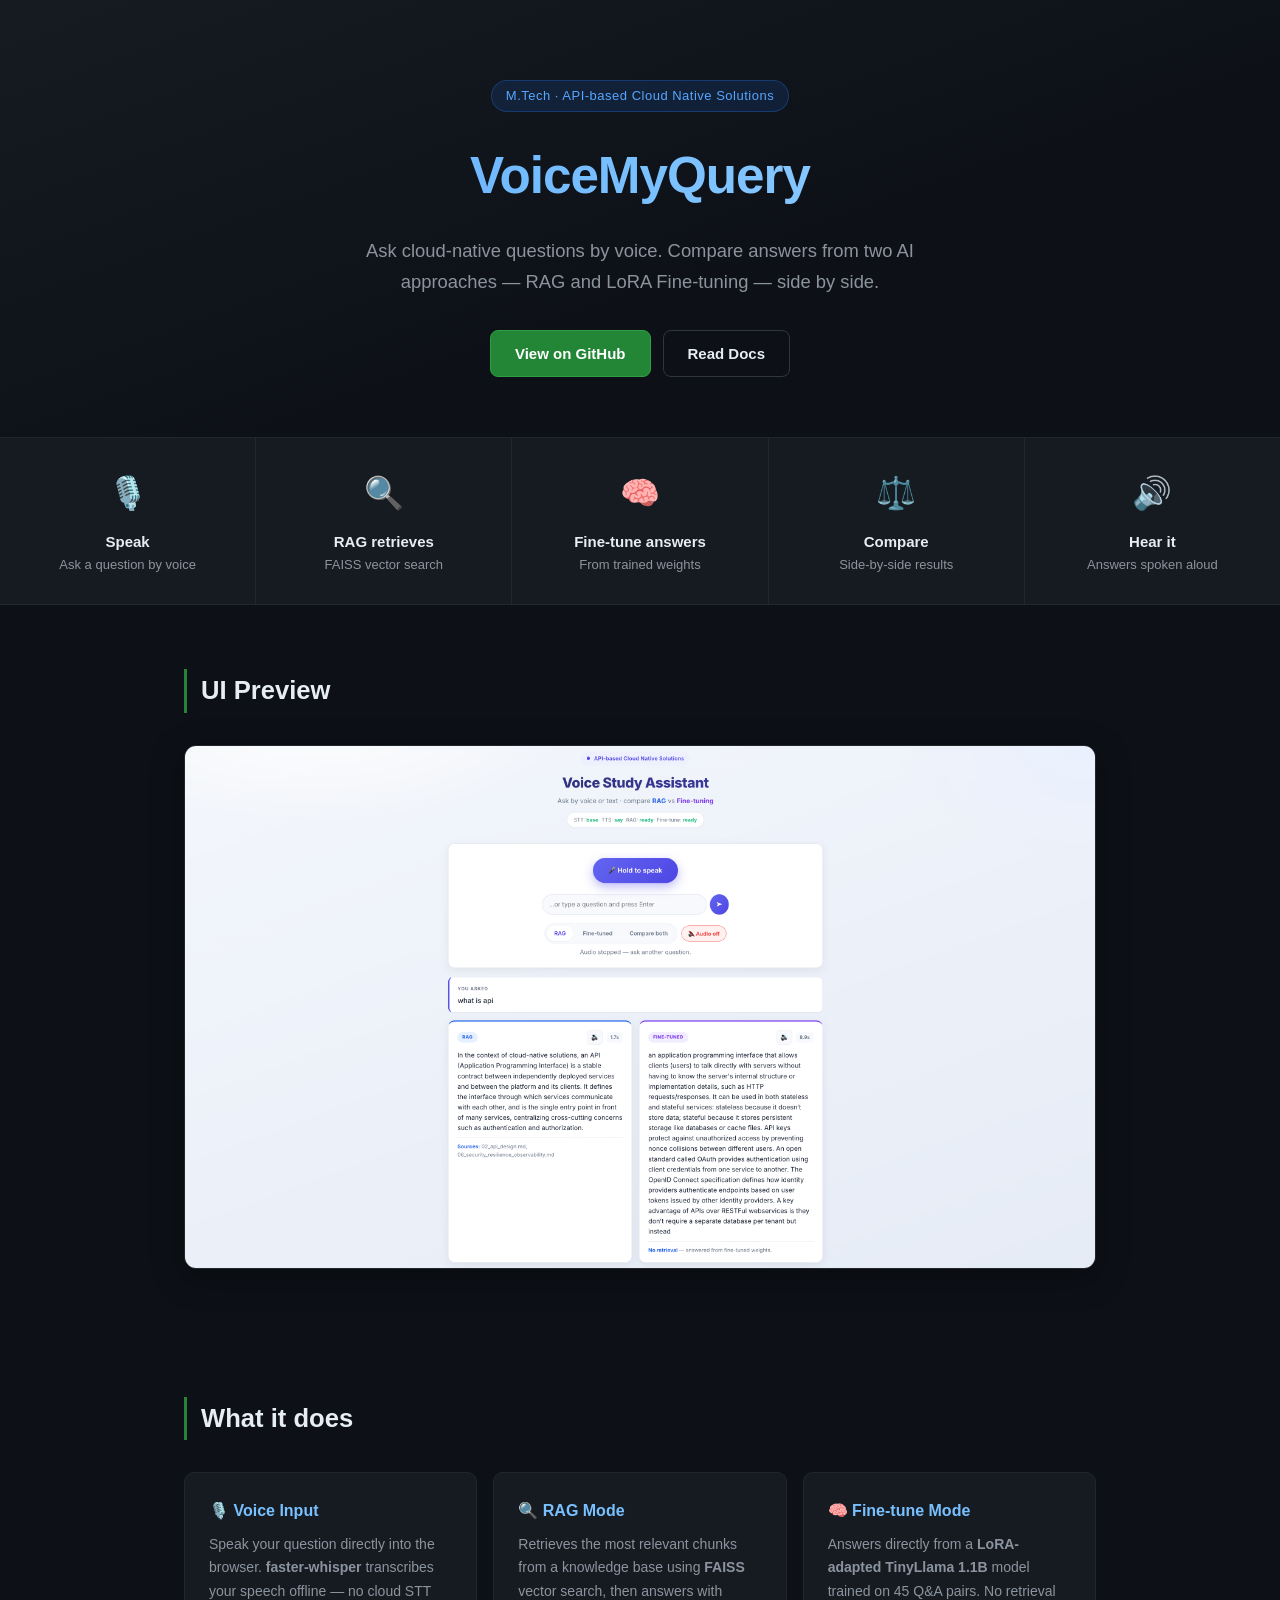
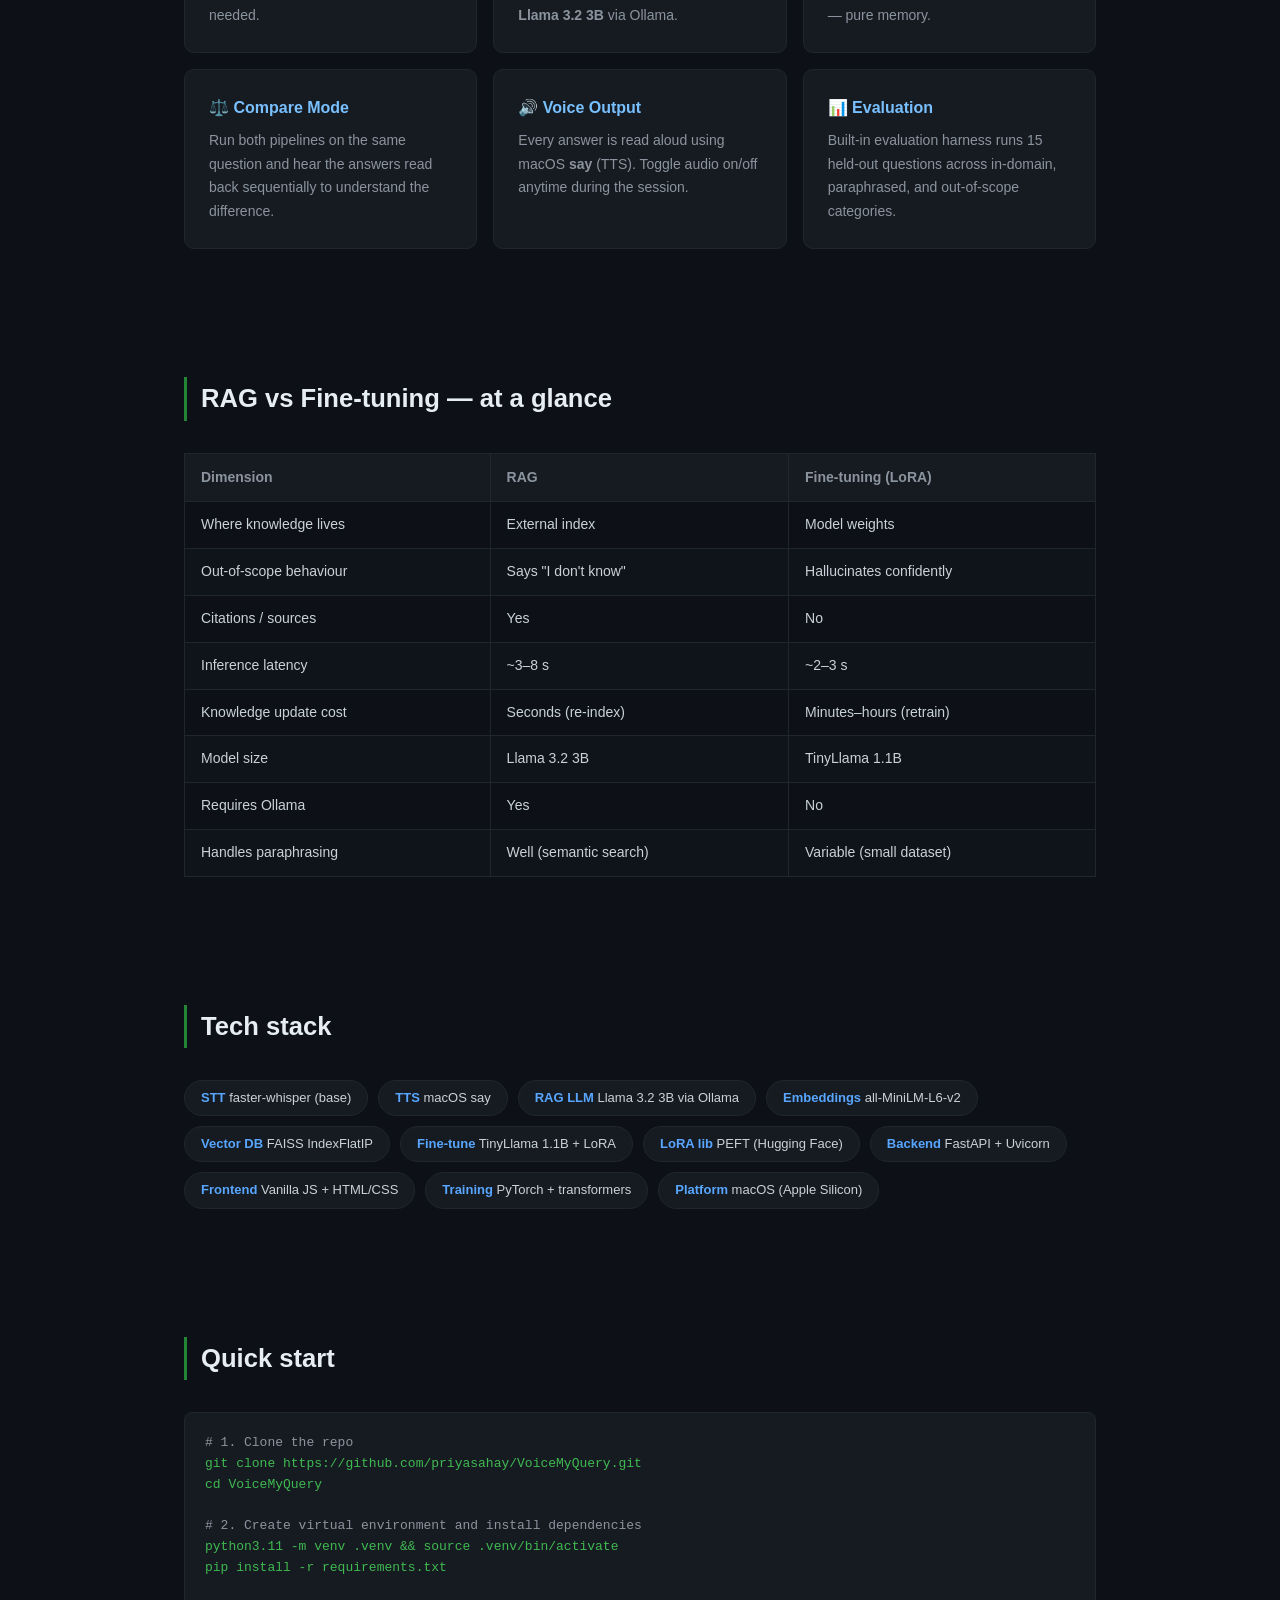
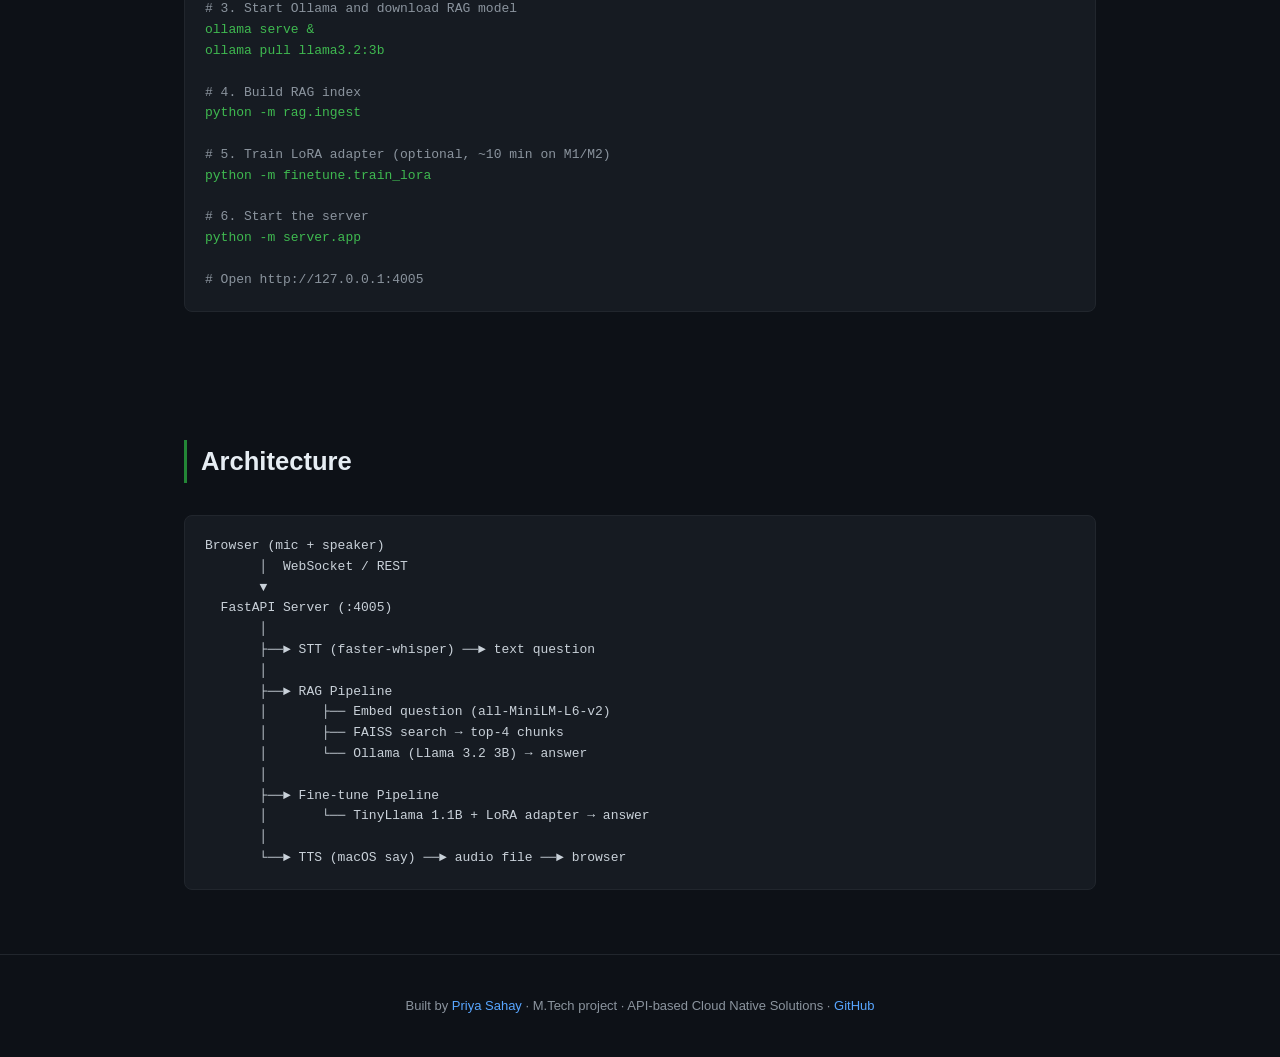
<file: docs/index.html>
<!DOCTYPE html>
<html lang="en">
<head>
  <meta charset="UTF-8" />
  <meta name="viewport" content="width=device-width, initial-scale=1.0" />
  <title>VoiceMyQuery — RAG vs Fine-Tuning Voice Assistant</title>
  <style>
    * { box-sizing: border-box; margin: 0; padding: 0; }

    body {
      font-family: -apple-system, BlinkMacSystemFont, "Segoe UI", Roboto, sans-serif;
      background: #0d1117;
      color: #e6edf3;
      line-height: 1.7;
    }

    a { color: #58a6ff; text-decoration: none; }
    a:hover { text-decoration: underline; }

    /* HERO */
    .hero {
      text-align: center;
      padding: 80px 24px 60px;
      background: linear-gradient(160deg, #161b22 0%, #0d1117 60%);
      border-bottom: 1px solid #21262d;
    }
    .hero .badge {
      display: inline-block;
      background: #1f6feb22;
      border: 1px solid #1f6feb55;
      color: #58a6ff;
      border-radius: 20px;
      padding: 4px 14px;
      font-size: 13px;
      margin-bottom: 20px;
      letter-spacing: 0.5px;
    }
    .hero h1 {
      font-size: clamp(2rem, 5vw, 3.2rem);
      font-weight: 700;
      letter-spacing: -1px;
      margin-bottom: 16px;
      background: linear-gradient(90deg, #58a6ff, #79c0ff, #a5d6ff);
      -webkit-background-clip: text;
      -webkit-text-fill-color: transparent;
    }
    .hero p {
      font-size: 1.15rem;
      color: #8b949e;
      max-width: 600px;
      margin: 0 auto 32px;
    }
    .hero-buttons { display: flex; gap: 12px; justify-content: center; flex-wrap: wrap; }
    .btn {
      padding: 10px 24px;
      border-radius: 8px;
      font-size: 15px;
      font-weight: 600;
      cursor: pointer;
      transition: opacity 0.2s;
    }
    .btn:hover { opacity: 0.85; text-decoration: none; }
    .btn-primary { background: #238636; color: #fff; border: 1px solid #2ea043; }
    .btn-secondary { background: transparent; color: #e6edf3; border: 1px solid #30363d; }

    /* DEMO STRIP */
    .demo-strip {
      display: flex;
      justify-content: center;
      gap: 0;
      background: #161b22;
      border-bottom: 1px solid #21262d;
      overflow-x: auto;
    }
    .demo-step {
      text-align: center;
      padding: 28px 32px;
      flex: 1;
      min-width: 160px;
      border-right: 1px solid #21262d;
    }
    .demo-step:last-child { border-right: none; }
    .demo-step .icon { font-size: 2rem; margin-bottom: 8px; }
    .demo-step .label { font-size: 13px; color: #8b949e; }
    .demo-step .title { font-size: 15px; font-weight: 600; color: #e6edf3; }

    /* SECTIONS */
    section { padding: 64px 24px; max-width: 960px; margin: 0 auto; }
    section h2 {
      font-size: 1.6rem;
      font-weight: 700;
      margin-bottom: 32px;
      color: #e6edf3;
      border-left: 3px solid #238636;
      padding-left: 14px;
    }

    /* CARDS GRID */
    .cards { display: grid; grid-template-columns: repeat(auto-fit, minmax(260px, 1fr)); gap: 16px; }
    .card {
      background: #161b22;
      border: 1px solid #21262d;
      border-radius: 10px;
      padding: 24px;
      transition: border-color 0.2s;
    }
    .card:hover { border-color: #388bfd55; }
    .card h3 { font-size: 1rem; font-weight: 600; margin-bottom: 8px; color: #79c0ff; }
    .card p { font-size: 14px; color: #8b949e; }

    /* COMPARE TABLE */
    .compare-table { width: 100%; border-collapse: collapse; font-size: 14px; }
    .compare-table th {
      background: #161b22;
      padding: 12px 16px;
      text-align: left;
      border: 1px solid #21262d;
      color: #8b949e;
      font-weight: 600;
    }
    .compare-table td {
      padding: 11px 16px;
      border: 1px solid #21262d;
      color: #c9d1d9;
    }
    .compare-table tr:nth-child(even) td { background: #161b2244; }
    .good { color: #3fb950; }
    .warn { color: #d29922; }
    .bad  { color: #f85149; }

    /* TECH STACK */
    .tech-grid { display: flex; flex-wrap: wrap; gap: 10px; }
    .tech-pill {
      background: #161b22;
      border: 1px solid #21262d;
      border-radius: 20px;
      padding: 6px 16px;
      font-size: 13px;
      color: #c9d1d9;
    }
    .tech-pill span { color: #58a6ff; font-weight: 600; }

    /* CODE BLOCK */
    pre {
      background: #161b22;
      border: 1px solid #21262d;
      border-radius: 8px;
      padding: 20px;
      font-size: 13px;
      overflow-x: auto;
      color: #c9d1d9;
      line-height: 1.6;
    }
    code { font-family: "SFMono-Regular", Consolas, monospace; }
    .comment { color: #8b949e; }
    .cmd { color: #3fb950; }

    /* FOOTER */
    footer {
      text-align: center;
      padding: 40px 24px;
      border-top: 1px solid #21262d;
      color: #8b949e;
      font-size: 13px;
    }
    footer a { color: #58a6ff; }
  </style>
</head>
<body>

<!-- HERO -->
<div class="hero">
  <div class="badge">M.Tech · API-based Cloud Native Solutions</div>
  <h1>VoiceMyQuery</h1>
  <p>Ask cloud-native questions by voice. Compare answers from two AI approaches — RAG and LoRA Fine-tuning — side by side.</p>
  <div class="hero-buttons">
    <a class="btn btn-primary" href="https://github.com/priyasahay/VoiceMyQuery">View on GitHub</a>
    <a class="btn btn-secondary" href="https://github.com/priyasahay/VoiceMyQuery#readme">Read Docs</a>
  </div>
</div>

<!-- DEMO STRIP -->
<div class="demo-strip">
  <div class="demo-step">
    <div class="icon">🎙️</div>
    <div class="title">Speak</div>
    <div class="label">Ask a question by voice</div>
  </div>
  <div class="demo-step">
    <div class="icon">🔍</div>
    <div class="title">RAG retrieves</div>
    <div class="label">FAISS vector search</div>
  </div>
  <div class="demo-step">
    <div class="icon">🧠</div>
    <div class="title">Fine-tune answers</div>
    <div class="label">From trained weights</div>
  </div>
  <div class="demo-step">
    <div class="icon">⚖️</div>
    <div class="title">Compare</div>
    <div class="label">Side-by-side results</div>
  </div>
  <div class="demo-step">
    <div class="icon">🔊</div>
    <div class="title">Hear it</div>
    <div class="label">Answers spoken aloud</div>
  </div>
</div>

<!-- SCREENSHOT -->
<section>
  <h2>UI Preview</h2>
  <div style="border: 1px solid #21262d; border-radius: 12px; overflow: hidden; box-shadow: 0 8px 32px #00000066;">
    <img src="assets/ui-screenshot.png" alt="VoiceMyQuery UI" style="width: 100%; display: block;" />
  </div>
</section>

<!-- WHAT IT DOES -->
<section>
  <h2>What it does</h2>
  <div class="cards">
    <div class="card">
      <h3>🎙️ Voice Input</h3>
      <p>Speak your question directly into the browser. <strong>faster-whisper</strong> transcribes your speech offline — no cloud STT needed.</p>
    </div>
    <div class="card">
      <h3>🔍 RAG Mode</h3>
      <p>Retrieves the most relevant chunks from a knowledge base using <strong>FAISS</strong> vector search, then answers with <strong>Llama 3.2 3B</strong> via Ollama.</p>
    </div>
    <div class="card">
      <h3>🧠 Fine-tune Mode</h3>
      <p>Answers directly from a <strong>LoRA-adapted TinyLlama 1.1B</strong> model trained on 45 Q&amp;A pairs. No retrieval — pure memory.</p>
    </div>
    <div class="card">
      <h3>⚖️ Compare Mode</h3>
      <p>Run both pipelines on the same question and hear the answers read back sequentially to understand the difference.</p>
    </div>
    <div class="card">
      <h3>🔊 Voice Output</h3>
      <p>Every answer is read aloud using macOS <strong>say</strong> (TTS). Toggle audio on/off anytime during the session.</p>
    </div>
    <div class="card">
      <h3>📊 Evaluation</h3>
      <p>Built-in evaluation harness runs 15 held-out questions across in-domain, paraphrased, and out-of-scope categories.</p>
    </div>
  </div>
</section>

<!-- RAG VS FINE-TUNE -->
<section>
  <h2>RAG vs Fine-tuning — at a glance</h2>
  <table class="compare-table">
    <thead>
      <tr>
        <th>Dimension</th>
        <th>RAG</th>
        <th>Fine-tuning (LoRA)</th>
      </tr>
    </thead>
    <tbody>
      <tr><td>Where knowledge lives</td><td>External index</td><td>Model weights</td></tr>
      <tr><td>Out-of-scope behaviour</td><td class="good">Says "I don't know"</td><td class="bad">Hallucinates confidently</td></tr>
      <tr><td>Citations / sources</td><td class="good">Yes</td><td class="bad">No</td></tr>
      <tr><td>Inference latency</td><td class="warn">~3–8 s</td><td class="good">~2–3 s</td></tr>
      <tr><td>Knowledge update cost</td><td class="good">Seconds (re-index)</td><td class="warn">Minutes–hours (retrain)</td></tr>
      <tr><td>Model size</td><td>Llama 3.2 3B</td><td>TinyLlama 1.1B</td></tr>
      <tr><td>Requires Ollama</td><td class="warn">Yes</td><td class="good">No</td></tr>
      <tr><td>Handles paraphrasing</td><td class="good">Well (semantic search)</td><td class="warn">Variable (small dataset)</td></tr>
    </tbody>
  </table>
</section>

<!-- TECH STACK -->
<section>
  <h2>Tech stack</h2>
  <div class="tech-grid">
    <div class="tech-pill"><span>STT</span> faster-whisper (base)</div>
    <div class="tech-pill"><span>TTS</span> macOS say</div>
    <div class="tech-pill"><span>RAG LLM</span> Llama 3.2 3B via Ollama</div>
    <div class="tech-pill"><span>Embeddings</span> all-MiniLM-L6-v2</div>
    <div class="tech-pill"><span>Vector DB</span> FAISS IndexFlatIP</div>
    <div class="tech-pill"><span>Fine-tune</span> TinyLlama 1.1B + LoRA</div>
    <div class="tech-pill"><span>LoRA lib</span> PEFT (Hugging Face)</div>
    <div class="tech-pill"><span>Backend</span> FastAPI + Uvicorn</div>
    <div class="tech-pill"><span>Frontend</span> Vanilla JS + HTML/CSS</div>
    <div class="tech-pill"><span>Training</span> PyTorch + transformers</div>
    <div class="tech-pill"><span>Platform</span> macOS (Apple Silicon)</div>
  </div>
</section>

<!-- QUICK START -->
<section>
  <h2>Quick start</h2>
  <pre><code><span class="comment"># 1. Clone the repo</span>
<span class="cmd">git clone https://github.com/priyasahay/VoiceMyQuery.git</span>
<span class="cmd">cd VoiceMyQuery</span>

<span class="comment"># 2. Create virtual environment and install dependencies</span>
<span class="cmd">python3.11 -m venv .venv &amp;&amp; source .venv/bin/activate</span>
<span class="cmd">pip install -r requirements.txt</span>

<span class="comment"># 3. Start Ollama and download RAG model</span>
<span class="cmd">ollama serve &amp;</span>
<span class="cmd">ollama pull llama3.2:3b</span>

<span class="comment"># 4. Build RAG index</span>
<span class="cmd">python -m rag.ingest</span>

<span class="comment"># 5. Train LoRA adapter (optional, ~10 min on M1/M2)</span>
<span class="cmd">python -m finetune.train_lora</span>

<span class="comment"># 6. Start the server</span>
<span class="cmd">python -m server.app</span>

<span class="comment"># Open http://127.0.0.1:4005</span></code></pre>
</section>

<!-- ARCHITECTURE -->
<section>
  <h2>Architecture</h2>
  <pre><code>Browser (mic + speaker)
       │  WebSocket / REST
       ▼
  FastAPI Server (:4005)
       │
       ├──► STT (faster-whisper) ──► text question
       │
       ├──► RAG Pipeline
       │       ├── Embed question (all-MiniLM-L6-v2)
       │       ├── FAISS search → top-4 chunks
       │       └── Ollama (Llama 3.2 3B) → answer
       │
       ├──► Fine-tune Pipeline
       │       └── TinyLlama 1.1B + LoRA adapter → answer
       │
       └──► TTS (macOS say) ──► audio file ──► browser</code></pre>
</section>

<!-- FOOTER -->
<footer>
  Built by <a href="https://github.com/priyasahay">Priya Sahay</a> · M.Tech project · API-based Cloud Native Solutions ·
  <a href="https://github.com/priyasahay/VoiceMyQuery">GitHub</a>
</footer>

</body>
</html>
</file>
